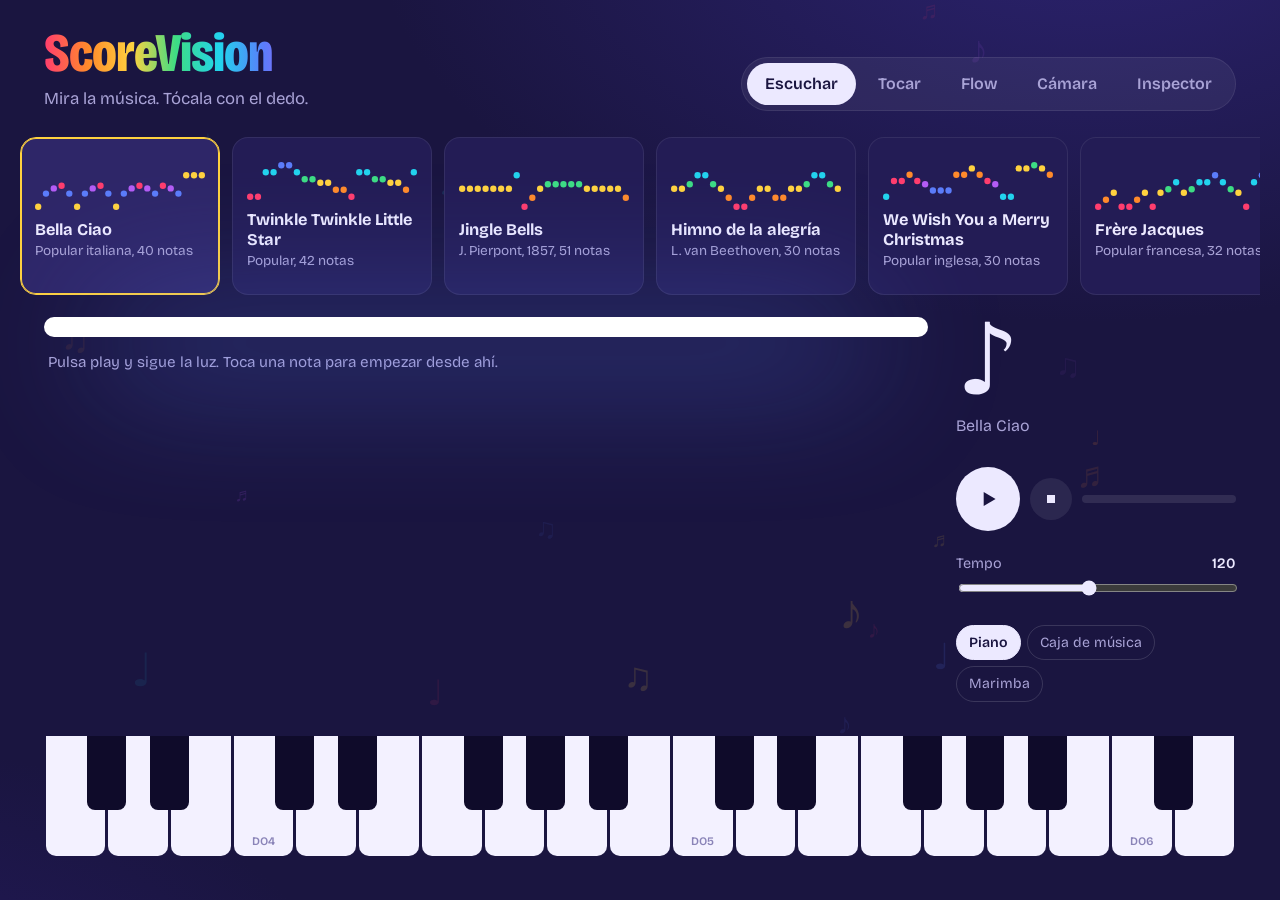
<file: index.html>
<!DOCTYPE html>
<html lang="es">
<head>
    <meta charset="UTF-8">
    <meta http-equiv="refresh" content="0; url=web/">
    <title>ScoreVision</title>
</head>
<body>
    <a href="web/">Abrir ScoreVision</a>
</body>
</html>
</file>
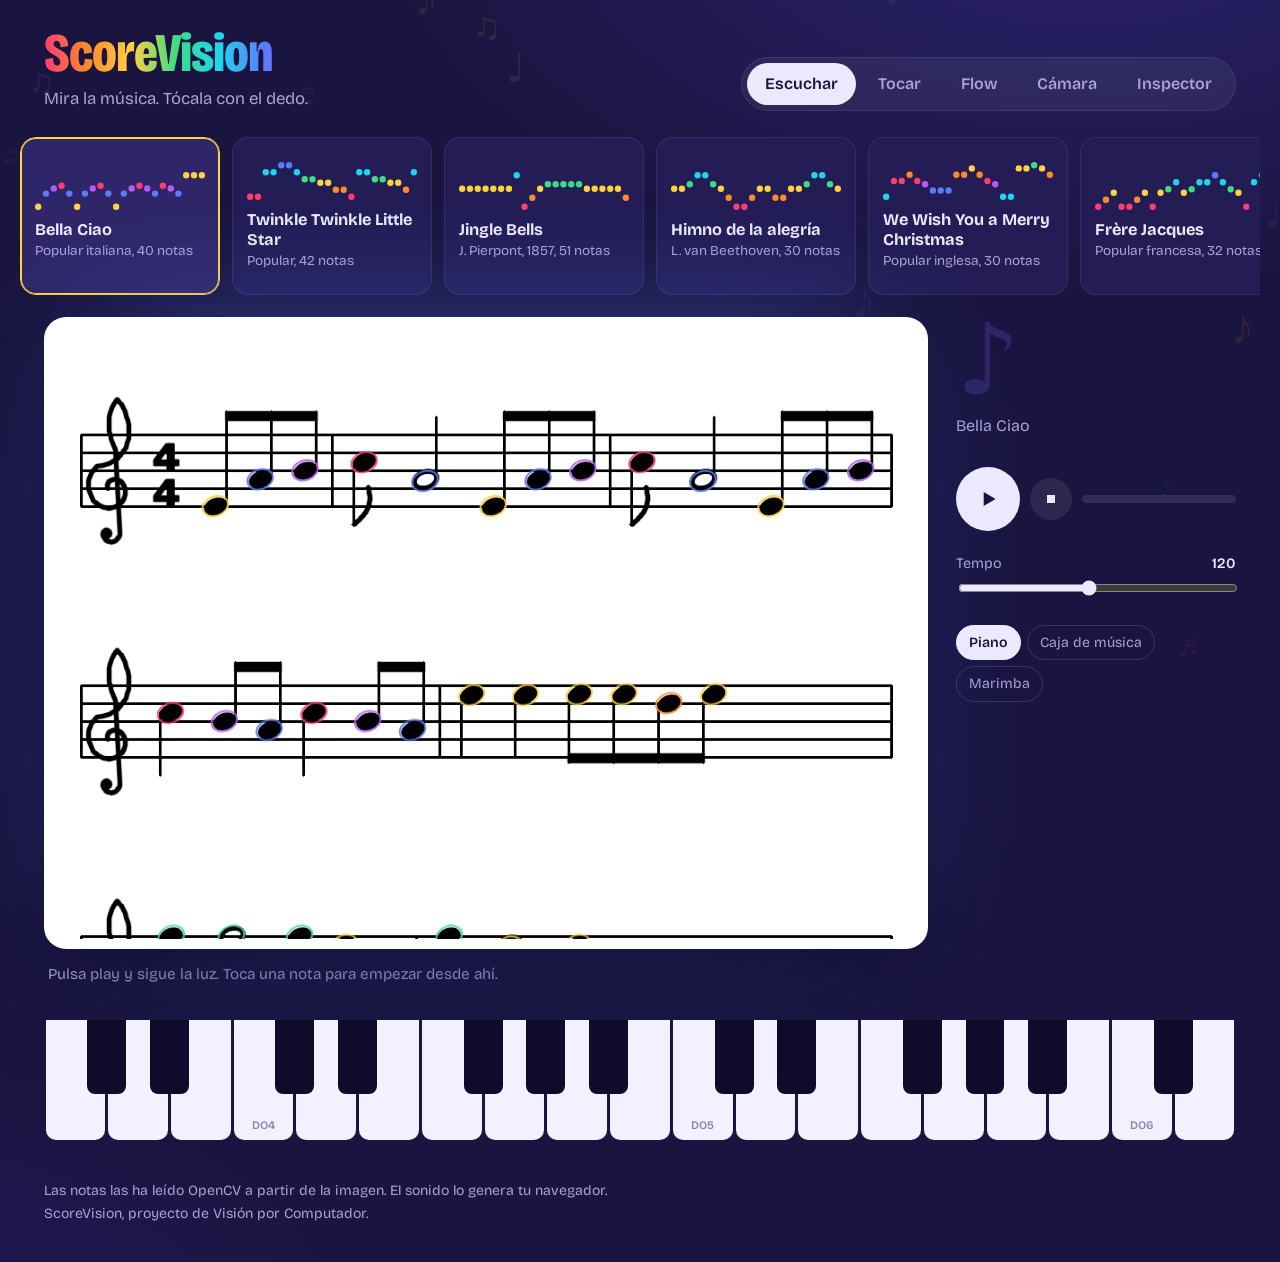
<file: web/index.html>
<!DOCTYPE html>
<html lang="es">
<head>
  <meta charset="utf-8">
  <meta name="viewport" content="width=device-width, initial-scale=1">
  <title>ScoreVision: mira la música</title>
  <meta name="description" content="Partituras leídas con visión por computador que suenan, se iluminan y se tocan con el dedo.">
  <meta name="theme-color" content="#1a1540">
  <link rel="preconnect" href="https://fonts.googleapis.com">
  <link rel="preconnect" href="https://fonts.gstatic.com" crossorigin>
  <link href="https://fonts.googleapis.com/css2?family=Bricolage+Grotesque:opsz,wdth,wght@12..96,75..100,300..800&display=swap" rel="stylesheet">
  <link rel="stylesheet" href="css/estilos.css">
</head>
<body>
  <canvas id="fondo" aria-hidden="true"></canvas>

  <header class="cabecera">
    <div class="marca">
      <h1 class="logo">ScoreVision</h1>
      <p class="lema">Mira la música. Tócala con el dedo.</p>
    </div>
    <nav class="modos" aria-label="Modo">
      <button class="modo activo" data-modo="escuchar" aria-pressed="true">Escuchar</button>
      <button class="modo" data-modo="tocar" aria-pressed="false">Tocar</button>
      <button class="modo" data-modo="flow" aria-pressed="false">Flow</button>
      <button class="modo" data-modo="camara" aria-pressed="false">Cámara</button>
      <button class="modo" data-modo="inspector" aria-pressed="false">Inspector</button>
    </nav>
  </header>

  <section class="canciones" id="canciones" aria-label="Canciones"></section>

  <main class="escenario">
    <div class="papel-zona">
      <div class="halo" aria-hidden="true"></div>
      <div class="papel">
        <div class="papel-scroll" id="scroll">
          <div class="lienzo" id="lienzo">
            <img id="partitura" alt="Partitura" draggable="false">
            <img id="capa-paso" class="capa-paso" alt="" draggable="false" hidden>
            <div id="corte" class="corte" hidden></div>
            <canvas id="capa"></canvas>
          </div>
        </div>
      </div>
      <div class="camara" id="camara" hidden>
        <div class="camara-marco" id="camara-marco">
          <video id="video" playsinline muted></video>
          <canvas id="capa-camara"></canvas>
          <div class="camara-inicio" id="camara-inicio">
            <p>Apunta la cámara a la partitura, impresa o en otra pantalla, y señala las notas con el dedo.</p>
            <button class="boton-claro" id="encender-camara">Encender cámara</button>
          </div>
        </div>
        <div class="camara-barra">
          <p class="camara-estado" id="camara-estado"></p>
          <button class="boton-borde" id="recalibrar" hidden>Marcar las esquinas otra vez</button>
        </div>
      </div>
      <p class="ayuda" id="ayuda"></p>
      <div class="comparador" id="comparador" hidden>
        <label for="deslizador-paso">Desliza para comparar con la original</label>
        <input type="range" id="deslizador-paso" min="0" max="100" value="55">
      </div>
    </div>

    <aside class="panel">
      <div class="ahora" id="ahora" aria-live="polite">
        <div class="ahora-nota"><span id="ahora-nombre">♪</span><sub id="ahora-octava"></sub></div>
        <div class="ahora-detalle" id="ahora-detalle">Elige una canción</div>
      </div>

      <div class="transporte" id="transporte">
        <button class="boton-play" id="play" aria-label="Reproducir">
          <svg viewBox="0 0 24 24" class="icono-play"><path d="M8 5.5v13l11-6.5z"/></svg>
          <svg viewBox="0 0 24 24" class="icono-pausa"><path d="M7 5h4v14H7zM13 5h4v14h-4z"/></svg>
        </button>
        <button class="boton-stop" id="stop" aria-label="Volver al principio">
          <svg viewBox="0 0 24 24"><path d="M6 6h12v12H6z"/></svg>
        </button>
        <div class="progreso" id="progreso" role="slider" aria-label="Posición" tabindex="0">
          <div class="progreso-relleno" id="progreso-relleno"></div>
        </div>
      </div>

      <div class="tempo">
        <label for="tempo">Tempo <output id="tempo-valor">100</output></label>
        <input type="range" id="tempo" min="50" max="200" value="100">
      </div>

      <div class="instrumento" role="radiogroup" aria-label="Instrumento" id="instrumento"></div>

      <div class="contador" id="contador" hidden></div>

      <div class="inspector" id="inspector" hidden>
        <h2>Cómo la ha leído</h2>
        <ol class="pasos" id="pasos"></ol>
        <p class="paso-explicacion" id="paso-explicacion"></p>
        <div class="ficha" id="ficha">
          <p class="ficha-vacia">Toca una nota de la partitura para ver su ficha.</p>
        </div>
      </div>
    </aside>
  </main>

  <div class="piano-zona">
    <div class="piano" id="piano" aria-label="Piano"></div>
  </div>

  <footer class="pie">
    <p>Las notas las ha leído OpenCV a partir de la imagen. El sonido lo genera tu navegador.</p>
    <p>ScoreVision, proyecto de Visión por Computador.</p>
  </footer>

  <div class="aviso" id="aviso" hidden></div>

  <script src="partituras/datos.js"></script>
  <script src="js/audio.js"></script>
  <script src="js/app.js"></script>
</body>
</html>
</file>
<file: web/css/estilos.css>
/* ScoreVision — la melodía tiñe la sala */

:root {
  --noche: #1a1540;
  --noche-2: #231c55;
  --noche-3: #2e2668;
  --texto: #ece9ff;
  --texto-suave: #a9a3d6;
  --papel: #ffffff;

  --do: #ff3d6e;
  --re: #ff8a2b;
  --mi: #ffd23f;
  --fa: #3ddc84;
  --sol: #22d3ee;
  --la: #5b7cfa;
  --si: #b45cf5;

  --aura: #5b7cfa;          /* cambia con la nota que suena */
  --radio-papel: 22px;
  --fuente: "Bricolage Grotesque", system-ui, -apple-system, "Segoe UI", sans-serif;
}

* { box-sizing: border-box; }

[hidden] { display: none !important; }

html { -webkit-text-size-adjust: 100%; }

body {
  margin: 0;
  min-height: 100vh;
  font-family: var(--fuente);
  font-size: 16px;
  line-height: 1.5;
  color: var(--texto);
  background:
    radial-gradient(1200px 700px at 85% -10%, #2c2370 0%, transparent 60%),
    radial-gradient(900px 600px at -10% 110%, #241a5e 0%, transparent 55%),
    var(--noche);
  overflow-x: hidden;
}

#fondo {
  position: fixed;
  inset: 0;
  width: 100%;
  height: 100%;
  pointer-events: none;
  z-index: 0;
}

.cabecera, .canciones, .escenario, .piano-zona, .pie { position: relative; z-index: 1; }

button { font: inherit; color: inherit; }

:focus-visible {
  outline: 3px solid var(--mi);
  outline-offset: 3px;
}

/* ---------------------------------------------------------------- cabecera */
.cabecera {
  max-width: 1240px;
  margin: 0 auto;
  padding: 28px 24px 8px;
  display: flex;
  align-items: end;
  justify-content: space-between;
  gap: 20px;
  flex-wrap: wrap;
}

.logo {
  margin: 0;
  font-size: clamp(2.1rem, 4.6vw, 3.4rem);
  font-weight: 800;
  font-stretch: 78%;
  line-height: 0.95;
  letter-spacing: -0.02em;
  /* el nombre lleva los siete colores de las notas */
  background: linear-gradient(90deg, var(--do), var(--re), var(--mi), var(--fa), var(--sol), var(--la), var(--si));
  -webkit-background-clip: text;
  background-clip: text;
  color: transparent;
}

.lema {
  margin: 6px 0 0;
  color: var(--texto-suave);
  font-size: 1.05rem;
}

.modos {
  display: flex;
  gap: 4px;
  padding: 5px;
  border-radius: 999px;
  background: rgba(255, 255, 255, 0.06);
  border: 1px solid rgba(255, 255, 255, 0.08);
}

.modo {
  border: 0;
  background: transparent;
  padding: 9px 18px;
  border-radius: 999px;
  font-weight: 600;
  color: var(--texto-suave);
  cursor: pointer;
  transition: background .25s, color .25s;
}

.modo:hover { color: var(--texto); }

.modo.activo {
  background: var(--texto);
  color: var(--noche);
}

/* ---------------------------------------------------------------- canciones */
.canciones {
  max-width: 1240px;
  margin: 0 auto;
  padding: 18px 24px 22px;
  display: flex;
  gap: 12px;
  overflow-x: auto;
  scroll-snap-type: x proximity;
  scrollbar-width: thin;
  scrollbar-color: var(--noche-3) transparent;
}

.tarjeta {
  flex: 0 0 auto;
  width: 200px;
  scroll-snap-align: start;
  text-align: left;
  padding: 14px 14px 12px;
  border-radius: 16px;
  border: 1px solid rgba(255, 255, 255, 0.08);
  background: var(--noche-2);
  cursor: pointer;
  transition: border-color .25s, background .25s, transform .25s;
}

.tarjeta:hover { background: var(--noche-3); }

.tarjeta.activa {
  background: var(--noche-3);
  border-color: var(--color-tarjeta, var(--texto));
  box-shadow: 0 0 0 1px var(--color-tarjeta, var(--texto)) inset;
}

/* contorno de la melodía: un punto por nota, a su altura y en su color */
.contorno {
  display: block;
  width: 100%;
  height: 38px;
  margin-bottom: 10px;
}

.tarjeta-titulo {
  display: block;
  font-weight: 700;
  font-size: 1.02rem;
  line-height: 1.2;
}

.tarjeta-autor {
  display: block;
  margin-top: 2px;
  font-size: 0.85rem;
  color: var(--texto-suave);
}

/* ---------------------------------------------------------------- escenario */
.escenario {
  max-width: 1240px;
  margin: 0 auto;
  padding: 0 24px;
  display: grid;
  grid-template-columns: minmax(0, 1fr) 280px;
  gap: 28px;
  align-items: start;
}

.papel-zona { position: relative; }

/* el halo: el elemento memorable */
.halo {
  position: absolute;
  inset: 4% 6% 12%;
  border-radius: 40px;
  background: var(--aura);
  filter: blur(70px);
  opacity: 0.55;
  transition: background-color .5s ease, opacity .5s ease;
  pointer-events: none;
}

body.sonando .halo { opacity: 0.85; }

.papel {
  position: relative;
  background: var(--papel);
  border-radius: var(--radio-papel);
  padding: 10px;
  box-shadow: 0 30px 60px -20px rgba(8, 4, 30, 0.7);
}

.papel-scroll {
  max-height: min(68vh, 760px);
  overflow-y: auto;
  overflow-x: hidden;
  border-radius: calc(var(--radio-papel) - 8px);
  scrollbar-width: thin;
}

.lienzo {
  position: relative;
  line-height: 0;
  user-select: none;
  -webkit-user-select: none;
}

.lienzo img {
  width: 100%;
  height: auto;
  display: block;
}

.lienzo canvas {
  position: absolute;
  inset: 0;
  width: 100%;
  height: 100%;
}

/* en modo tocar y flow el dedo no hace scroll: toca */
body[data-modo="tocar"] .lienzo canvas,
body[data-modo="flow"] .lienzo canvas { touch-action: none; cursor: pointer; }
body[data-modo="escuchar"] .lienzo canvas,
body[data-modo="inspector"] .lienzo canvas { cursor: pointer; }

.capa-paso {
  position: absolute;
  inset: 0;
  clip-path: inset(0 45% 0 0);
}

.corte {
  position: absolute;
  top: 0;
  bottom: 0;
  left: 55%;
  width: 2px;
  background: var(--sol);
  box-shadow: 0 0 12px var(--sol);
  pointer-events: none;
}

.ayuda {
  margin: 14px 4px 0;
  color: var(--texto-suave);
  font-size: 0.95rem;
  min-height: 1.5em;
}

.comparador { margin: 10px 4px 0; }

.comparador label {
  display: block;
  font-size: 0.85rem;
  color: var(--texto-suave);
  margin-bottom: 4px;
}

/* ---------------------------------------------------------------- panel */
.panel {
  display: flex;
  flex-direction: column;
  gap: 22px;
  position: sticky;
  top: 16px;
}

.ahora { min-height: 128px; }

.ahora-nota {
  font-size: clamp(4.2rem, 8vw, 6.2rem);
  font-weight: 800;
  font-stretch: 75%;
  line-height: 0.9;
  letter-spacing: -0.03em;
  color: var(--color-ahora, var(--texto));
  transition: color .2s;
}

.ahora-nota.vacia { color: var(--noche-3); }

.ahora-nota sub {
  font-size: 0.38em;
  font-weight: 600;
  vertical-align: baseline;
  margin-left: 2px;
  opacity: 0.8;
}

.ahora-nota.golpe { animation: golpe .35s ease-out; }

@keyframes golpe {
  0% { transform: scale(1.12); }
  100% { transform: scale(1); }
}

.ahora-detalle {
  margin-top: 8px;
  color: var(--texto-suave);
}

.transporte {
  display: flex;
  align-items: center;
  gap: 10px;
}

.boton-play, .boton-stop {
  border: 0;
  cursor: pointer;
  display: grid;
  place-items: center;
  border-radius: 50%;
  flex: none;
}

.boton-play {
  width: 64px;
  height: 64px;
  background: var(--texto);
  color: var(--noche);
  box-shadow: 0 0 0 0 var(--aura);
  transition: box-shadow .4s, transform .15s;
}

.boton-play:active { transform: scale(0.94); }
body.sonando .boton-play { box-shadow: 0 0 0 8px color-mix(in srgb, var(--aura) 35%, transparent); }

.boton-play svg, .boton-stop svg { width: 26px; height: 26px; fill: currentColor; }
.boton-play .icono-pausa { display: none; }
body.sonando .boton-play .icono-play { display: none; }
body.sonando .boton-play .icono-pausa { display: block; }

.boton-stop {
  width: 42px;
  height: 42px;
  background: rgba(255, 255, 255, 0.08);
}

.boton-stop svg { width: 16px; height: 16px; }

.progreso {
  flex: 1;
  height: 8px;
  border-radius: 99px;
  background: rgba(255, 255, 255, 0.1);
  cursor: pointer;
  overflow: hidden;
}

.progreso-relleno {
  height: 100%;
  width: 0%;
  border-radius: inherit;
  background: var(--aura);
  transition: background-color .4s;
}

.tempo label {
  display: flex;
  justify-content: space-between;
  font-size: 0.9rem;
  color: var(--texto-suave);
  margin-bottom: 4px;
}

.tempo output { color: var(--texto); font-weight: 600; }

input[type="range"] {
  width: 100%;
  accent-color: var(--texto);
}

.contador {
  font-size: 0.95rem;
  color: var(--texto-suave);
}

.contador strong { color: var(--texto); font-size: 1.4rem; }

/* en Tocar no hay transporte: suena lo que tocas */
body[data-modo="tocar"] .transporte,
body[data-modo="flow"] .transporte,
body[data-modo="tocar"] .tempo,
body[data-modo="inspector"] .transporte,
body[data-modo="inspector"] .tempo,
body[data-modo="inspector"] .ahora { display: none; }

/* ---------------------------------------------------------------- instrumento */
.instrumento {
  display: flex;
  flex-wrap: wrap;
  gap: 6px;
}

.instrumento button {
  border: 1px solid rgba(255, 255, 255, 0.14);
  background: transparent;
  border-radius: 999px;
  padding: 6px 12px;
  font-size: 0.88rem;
  color: var(--texto-suave);
  cursor: pointer;
}

.instrumento button[aria-checked="true"] {
  background: var(--texto);
  border-color: var(--texto);
  color: var(--noche);
  font-weight: 600;
}

body[data-modo="inspector"] .instrumento { display: none; }

/* ---------------------------------------------------------------- cámara */
body[data-modo="camara"] .papel,
body[data-modo="camara"] .transporte,
body[data-modo="camara"] .tempo { display: none; }

.camara { position: relative; }

.camara-marco {
  position: relative;
  border-radius: var(--radio-papel);
  overflow: hidden;
  background: #0d0a26;
  min-height: 260px;
  line-height: 0;
}

/* con la cámara encendida, el recuadro mide exactamente lo que el vídeo */
.camara-marco.encendida {
  min-height: 0;
  box-shadow: 0 30px 60px -20px rgba(8, 4, 30, 0.7);
}

.camara-marco video {
  width: 100%;
  height: auto;
  display: block;
}

.camara-marco canvas {
  position: absolute;
  inset: 0;
  width: 100%;
  height: 100%;
  touch-action: none;
  cursor: crosshair;
}

.camara-inicio {
  position: absolute;
  inset: 0;
  display: grid;
  place-content: center;
  justify-items: center;
  gap: 18px;
  padding: 24px;
  text-align: center;
  line-height: 1.5;
}

.camara-inicio p { margin: 0; max-width: 34ch; color: var(--texto-suave); }

.boton-claro, .boton-borde {
  border-radius: 999px;
  padding: 12px 22px;
  font-weight: 700;
  cursor: pointer;
}

.boton-claro { border: 0; background: var(--texto); color: var(--noche); }

.boton-borde {
  border: 1px solid rgba(255, 255, 255, 0.25);
  background: transparent;
  padding: 8px 16px;
  font-weight: 600;
}

.camara-barra {
  display: flex;
  align-items: center;
  justify-content: space-between;
  gap: 12px;
  flex-wrap: wrap;
  margin-top: 14px;
}

.camara-estado {
  margin: 0;
  font-weight: 600;
  font-size: 1.05rem;
}

/* ---------------------------------------------------------------- inspector */
.inspector h2 {
  margin: 0 0 10px;
  font-size: 1.15rem;
  font-weight: 700;
}

.pasos {
  list-style: none;
  margin: 0;
  padding: 0;
  display: flex;
  flex-direction: column;
  gap: 6px;
  counter-reset: paso;
}

.pasos button {
  width: 100%;
  text-align: left;
  border: 1px solid rgba(255, 255, 255, 0.1);
  background: transparent;
  border-radius: 12px;
  padding: 8px 12px;
  cursor: pointer;
  display: flex;
  gap: 10px;
  align-items: baseline;
}

/* los pasos sí son una secuencia: van numerados */
.pasos button::before {
  counter-increment: paso;
  content: counter(paso);
  font-weight: 700;
  color: var(--texto-suave);
  min-width: 1ch;
}

.pasos button.activo {
  background: var(--texto);
  color: var(--noche);
}

.pasos button.activo::before { color: var(--noche); }

.paso-explicacion {
  font-size: 0.9rem;
  color: var(--texto-suave);
  margin: 12px 0 16px;
}

.ficha {
  border-radius: 16px;
  background: var(--noche-2);
  padding: 14px 16px;
}

.ficha-vacia { margin: 0; color: var(--texto-suave); font-size: 0.92rem; }

.ficha h3 {
  margin: 0;
  font-size: 2.2rem;
  font-weight: 800;
  font-stretch: 80%;
  line-height: 1;
}

.ficha dl {
  display: grid;
  grid-template-columns: auto 1fr;
  gap: 4px 12px;
  margin: 12px 0;
  font-size: 0.9rem;
}

.ficha dt { color: var(--texto-suave); }
.ficha dd { margin: 0; }
.ficha .como { margin: 0; font-size: 0.88rem; color: var(--texto-suave); }

/* ---------------------------------------------------------------- piano */
.piano-zona {
  max-width: 1240px;
  margin: 34px auto 0;
  padding: 0 24px;
  overflow-x: auto;
}

.piano {
  position: relative;
  display: flex;
  height: 120px;
  min-width: 720px;
}

.tecla {
  position: relative;
  border: 0;
  padding: 0;
  cursor: pointer;
  touch-action: none;
}

.tecla.blanca {
  flex: 1;
  margin: 0 1.5px;
  border-radius: 0 0 10px 10px;
  background: #f3f1ff;
  transition: background .12s, box-shadow .12s, transform .12s;
}

.tecla.negra {
  position: absolute;
  top: 0;
  height: 62%;
  border-radius: 0 0 8px 8px;
  background: #0f0b2a;
  z-index: 2;
  transition: background .12s, box-shadow .12s;
}

.tecla .nombre-tecla {
  position: absolute;
  left: 0;
  right: 0;
  bottom: 8px;
  text-align: center;
  font-size: 0.72rem;
  font-weight: 600;
  color: #8a84b8;
  line-height: 1;
}

.tecla.encendida {
  background: var(--c);
  box-shadow: 0 0 24px var(--c), 0 0 0 1px var(--c);
}

.tecla.blanca.encendida { transform: translateY(2px); }
.tecla.encendida .nombre-tecla { color: rgba(0, 0, 0, 0.55); }

/* ---------------------------------------------------------------- pie y aviso */
.pie {
  max-width: 1240px;
  margin: 40px auto 0;
  padding: 0 24px 36px;
  color: var(--texto-suave);
  font-size: 0.88rem;
}

.pie p { margin: 2px 0; }

.aviso {
  position: fixed;
  left: 50%;
  bottom: 24px;
  transform: translateX(-50%);
  z-index: 10;
  padding: 12px 20px;
  border-radius: 14px;
  background: var(--texto);
  color: var(--noche);
  font-weight: 600;
  box-shadow: 0 10px 30px rgba(0, 0, 0, 0.4);
}

/* ---------------------------------------------------------------- móvil */
@media (max-width: 860px) {
  .cabecera { padding: 20px 16px 4px; }
  .modos { width: 100%; justify-content: space-between; gap: 2px; }
  .modo { flex: 1 1 auto; padding: 9px 4px; font-size: 0.86rem; }
  .canciones { padding: 14px 16px 16px; }
  .tarjeta { width: 170px; }

  .escenario {
    grid-template-columns: 1fr;
    padding: 0 12px;
    gap: 16px;
  }

  /* el panel va ARRIBA del papel y en horizontal */
  .panel {
    order: -1;
    position: static;
    display: grid;
    grid-template-columns: auto 1fr;
    gap: 10px 18px;
    align-items: center;
  }

  .ahora { min-height: 0; grid-row: span 2; }
  .ahora-nota { font-size: 3.6rem; }
  .ahora-detalle { margin-top: 2px; font-size: 0.85rem; }
  .boton-play { width: 54px; height: 54px; }
  .contador, .inspector { grid-column: 1 / -1; }
  .papel { padding: 6px; border-radius: 16px; }
  .papel-scroll { max-height: 62vh; }
  .halo { filter: blur(44px); }
  .piano-zona { padding: 0 12px; }
  .piano { height: 96px; }
}

@media (prefers-reduced-motion: reduce) {
  *, *::before, *::after { transition-duration: 0.01ms !important; animation-duration: 0.01ms !important; }
}
</file>
